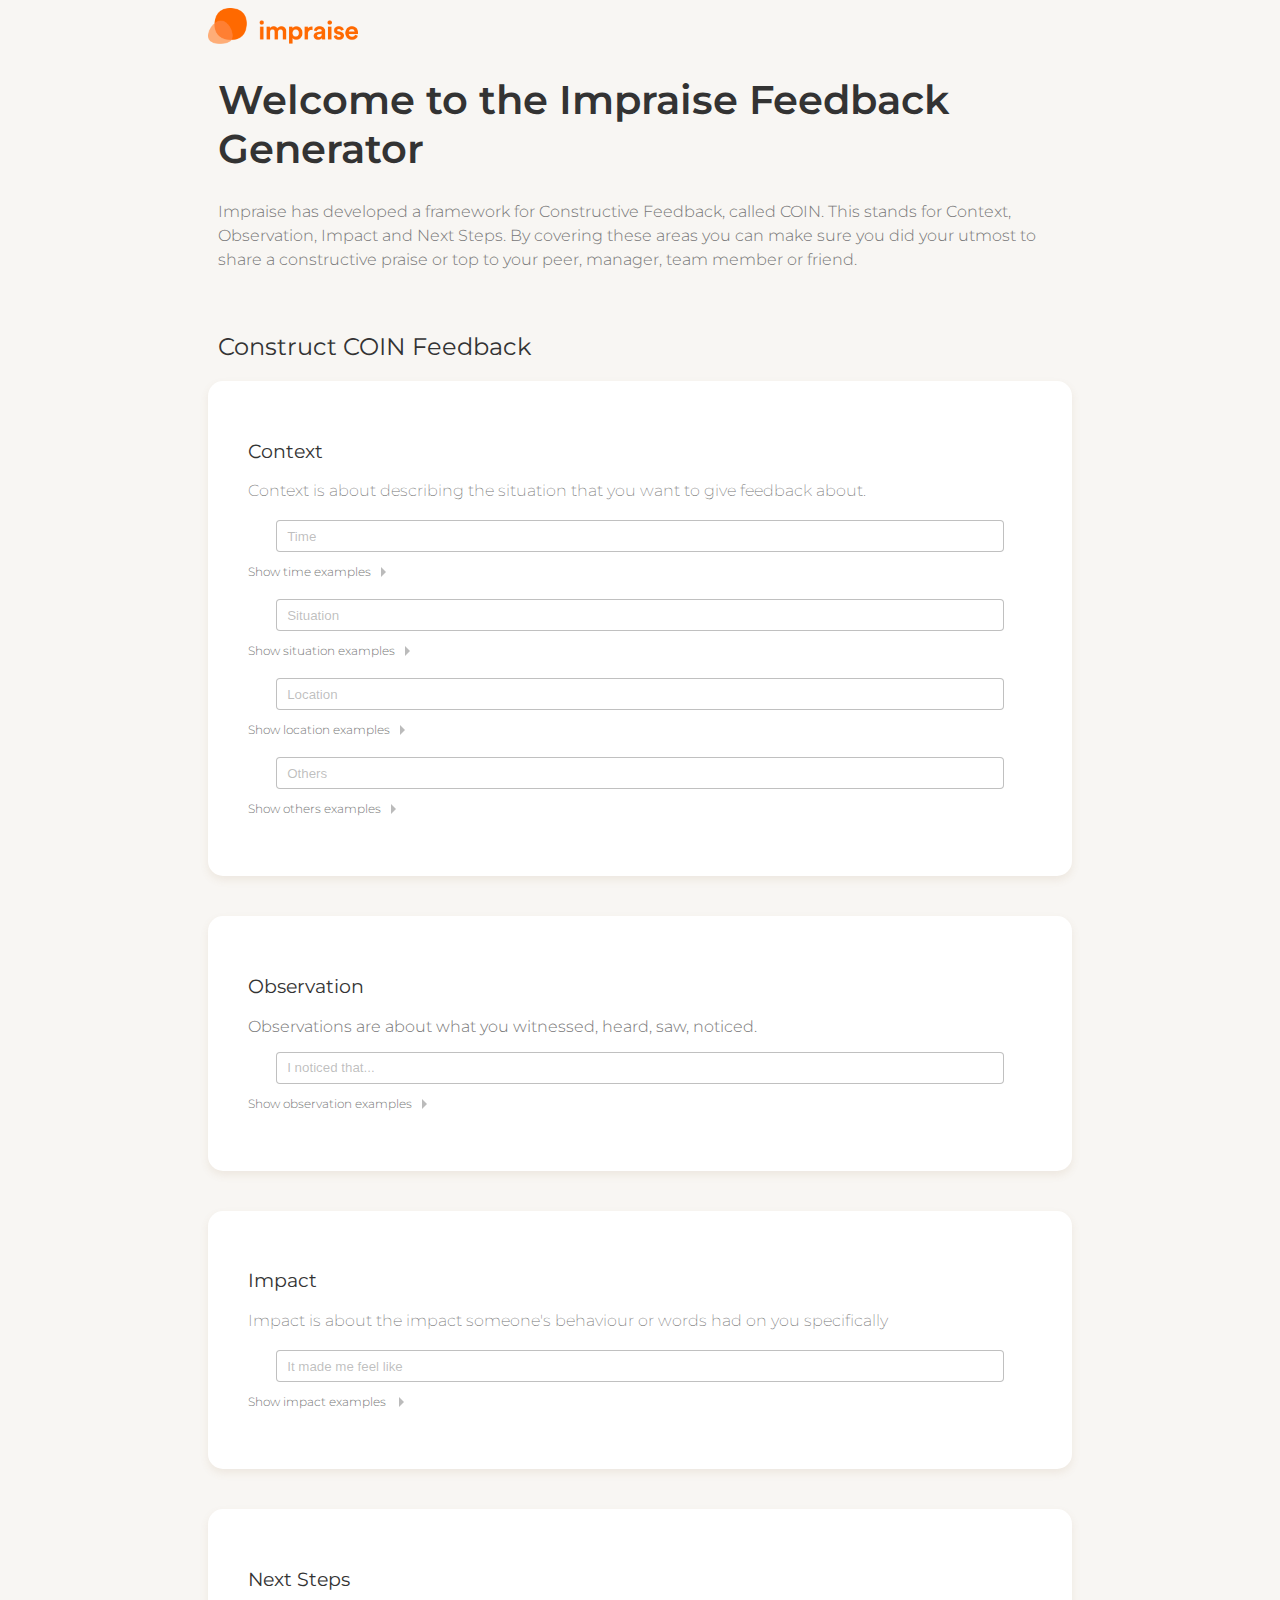
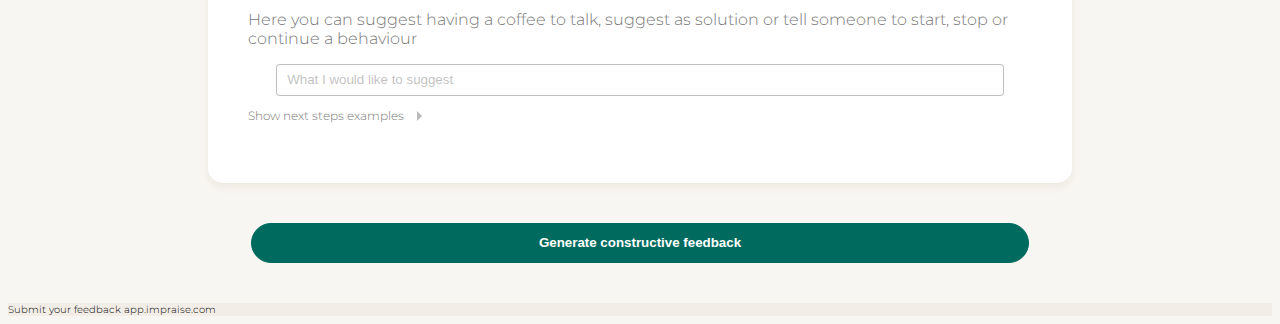
<file: app/index.html>
<!DOCTYPE html>
<html lang="en">
<head>
    <meta charset="UTF-8">
    <meta name="viewport" content="width=device-width, initial-scale=1.0">
    <link rel="stylesheet" href="./style/style.css">
    <link href="https://fonts.googleapis.com/css2?family=Montserrat:ital,wght@0,300;0,400;0,500;0,600;0,700;0,800;1,900&display=swap" rel="stylesheet">
    <title>Document</title>
</head>
<body>
    <section class="desktop-wrapper">
        <img src="style/Images/Impraise-logo-orange@3x.png" alt="Impraise logo" id="logo">
    <div class="impraise-balls-background">
        <div class="paddingplus">
            <h1>Welcome to the Impraise Feedback Generator</h1>
            <p id="introduction"> Impraise has developed a framework for Constructive Feedback, called COIN.
        This stands for Context, Observation, Impact and Next Steps. By covering these areas you can make sure you
        did your utmost to share a constructive praise or top to your peer, manager, team member or friend.
            </p>
        </div>
    </div>
    <h2 class="section-title paddingplus">Construct COIN Feedback</h2>
            <div class="feedback-constructor">
            <h3 class="section-title">Context</h3>
        <p class="short-description">Context is about describing the situation that you want to give feedback about.</p>
    <input class="inputfields" type="text" id='time' placeholder='Time'>
    <p class="examples-btn" id="time-examples-btn">Show time examples<span class="caret right"></span></p>
<div id="time-examples-section" class="hide">
  <p class="short-description">Yesterday, Just now, On Monday, Last week</p>
</div>
    <input class="inputfields" type="text" id='situation' placeholder ='Situation'>
    <p class="examples-btn" id="situation-examples-btn">Show situation examples<span class="caret right"></span></p>
 <div id="situation-examples-section" class="hide">
     <p class="short-description">While we were in the stand-up, During our team discussion, While I was presenting</p>
 </div>
    <input class="inputfields" type="text" id="location" placeholder="Location">
    <p class="examples-btn" id="location-examples-btn">Show location examples<span class="caret right"></span></p>
 <div id="location-examples-section" class="hide">
     <p class="short-description">In the kitchen area, While we we're in the meeting room, At the customer event</p>
 </div>
    <input class="inputfields" type="text" id='others' placeholder='Others'>
    <p class="examples-btn" id="others-examples-btn">Show others examples<span class="caret right"></span></p>
<div id="others-examples-section" class="hide">
    <p class="short-description">Johnny, The rest of our Team, Our manager</p>
</div>
</div>
<div class="feedback-constructor">
<h3 class="section-title">Observation</h3>
        <P>Observations are about what you witnessed, heard, saw, noticed.</P>
<input class="inputfields" type="text" id='observation' placeholder='I noticed that...'>
<p class="examples-btn" id="observation-examples-btn">Show observation examples<span class="caret right"></span></p>
<div id="observation-examples-section" class="hide">
<p class="short-description">I heard you said... , I read your report and comments..., I saw that...</p>
</div>
</div>
<div class="feedback-constructor">
<h3 class="section-title">Impact</h3>
        <p class="short-description">Impact is about the impact someone's behaviour or words had on you specifically</p>
<input class="inputfields" type="text" id='impact' placeholder='It made me feel like'>
<p class="examples-btn" id="impact-examples-btn">Show impact examples <span class="caret right"></span></p>
<div id="impact-examples-section" class="hide">
<p class="short-description">It made me feel like you do not care..., I felt really valued..., It made me want to jump for joy...</p>
</div>
</div>
<div class="feedback-constructor">
<h3 class="section-title">Next Steps</h3>
        <P>Here you can suggest having a coffee to talk, suggest as solution or tell someone to start, stop or continue a behaviour</P>
    <input class ="inputfields" type="text" id='next' placeholder='What I would like to suggest'>
<p class="examples-btn" id="next-examples-btn">Show next steps examples <span class="caret right"></span></p>
<div id="next-examples-section" class="hide">
<p>What I would like to suggest..., Let's go for a coffee to discuss in more detail..., Please stop doing that...</p>
</div>
    </div>
    <button id="build-button">Generate constructive feedback</button>
    <div class="your-constructive-feedback hide" id="your-final-feedback">
        <h3 class="align-your-constructive-feedback"> Your constructive feedback:</h3>
    <textarea id="updated-text-area" name="updateTextArea" rows="4" cols="50">
        </textarea>
    <div class="keeping-scores">
    <p id="final-score" class="align-your-constructive-feedback"></p>
    <p id="counting-good-words" class="align-your-constructive-feedback"></p>
    <p id="counting-bad-words" class="align-your-constructive-feedback"></p>
    <p id="counting-actionable-words" class="align-your-constructive-feedback"></p>
</div>
<div class="submit-area">
<div>
<input class="email-input" type="text" id="email-input" placeholder="Your email address"> </input>
</div>
<div>
<button class="button-reverse">
<a href = "mailto: abc@example.com" id="email-address">Email your feedback</a>
</button>
</div>
</div>
</div>
</section>
<footer>
    Submit your feedback app.impraise.com
</footer>
    <script src="./javascript/index.js"></script>
    <script src="./javascript/feedback.js"></script>
</body>
</html>
</file>
<file: app/style/style.css>
body {
    background-color: #F8F6F3;
    font-family: 'Montserrat', sans-serif;
    font-weight: 300;
}
#logo {
    width: 40%;
}

p {
    color: #777;
}
/* .impraise-balls-background h1 p{
    background: url(Images/Wallpaper\ 8.png);
    background-repeat: no-repeat;
    background-size: 50% */
#introduction {
    line-height: 24px;
    margin-bottom: 60px;
}
.section-title {
    padding-top: 20px;
    color: #333333;
}
.short-description {
    font-weight: 200;
    margin-bottom: 20px;
}
.paddingplus {
    padding: 0 10px;
}
.inputfields {
    width: 90%;
    margin: 0 auto;
    display: block;
    height: 30px;
    border-radius: 4px;
    border: 1px solid #7777;
    padding: 0 10px;
}
.inputfields::placeholder {
    color: #7777;
  }
h1 {
    color: #333333;
    font-size: 40px;
    font-weight: 600;
}
 h2 {
    color: #333333;
    font-weight: 400;
 }
 h3 {
     color: #333333;
     font-weight: 400;
 }
.hide {
    display: none
}
.examples-btn {
    font-size: 12px;
    margin-bottom: 20px;
    cursor: pointer;
}
.caret {
    border: 5px solid transparent;
    display: inline-block;
    width: 0;
    height: 0;
    opacity: 0.5;
    vertical-align: top;
}
.caret.up {
    border-bottom: 5px solid;
}
.caret.right {
    border-left: 5px solid;
    position: relative;
    left: 10px;
    top: 3px;
}
.caret.down {
    border-top: 5px solid;
}
.caret.left {
    border-right: 5px solid;
}
button {
    background-color:#006a5f;
    color: #fff;
    border-radius: 20px;
    border: 1px solid #006a5f;
    width: 90%;
    margin: 10px 10px 10px 18px;
    height: 40px;
    font-weight: 600;
    transition-duration: 0.1s;
}
button:hover {
    background-color: #fff;
    color:#006a5f;
  }
.button-reverse {
    background-color: #fff;
    color: #006a5f;
    border-radius: 20px;
    border: 1px solid #006a5f;
    width: 90%;
    margin: 0px 0px 0px 0px;
    height: 40px;
    font-weight: 600;
    transition-duration: 0.1s;
}
.button-reverse:hover{
    background-color: #E8F2F1;
    color:#006a5f;
}
.feedback-constructor {
    background-color: #ffffff;
    padding: 0 10px 30px 10px;
    margin-bottom: 40px;
    border-radius: 15px;
    box-shadow: rgba(143, 111, 63, 0.1) 0px 4px 8px
}
#updated-text-area {
    display: none;
    margin: 20px auto 0 auto;
    width: 90%;
    border-radius: 15 px;
}
.keeping-scores {
    margin-bottom: 60px;
}
.your-constructive-feedback{
    background-color: #ffffff;
    padding: 0 10px 30px 10px;
    margin: 40px 0 40px 0;
    border-radius: 15px;
    box-shadow: rgba(143, 111, 63, 0.1) 0px 4px 8px
}
.email-input {
    text-align: left;
    display: block;
    margin: 0 60px 0px 20px;
    background-color: transparent;
    border-bottom: 1px solid #777;
    font-size: 1rem;
    padding: .5rem .5rem .5rem 0;
    border-top-color: initial;
    border-top-style: initial;
    border-top-width: 0px;
    border-right-color: initial;
    border-right-style: initial;
    border-right-width: 0px;
    border-left-color: initial;
    border-left-style: initial;
    border-left-width: 0px;
    border-image-source: initial;
    border-image-slice: initial;
    border-image-width: initial;
    border-image-outset: initial;
    border-image-repeat: initial;
    border-radius: 0;
}
footer {
    background-color: #f2eee7;
    font-size: 10px;
}
@media (min-width: 768px) {
    .desktop-wrapper {
        margin: 0 200px 40px 200px;
    }
    #logo {
        width: 150px;
    }
    .feedback-constructor {
        padding: 20px 40px 40px 40px;
    }
    .align-your-constructive-feedback {
        padding-left: 20px;
    }
    .submit-area {
        display: flex;
        justify-content: space-between;
    }
    button {
        margin: 0 auto;
        display: block;
    }
    }
</file>
